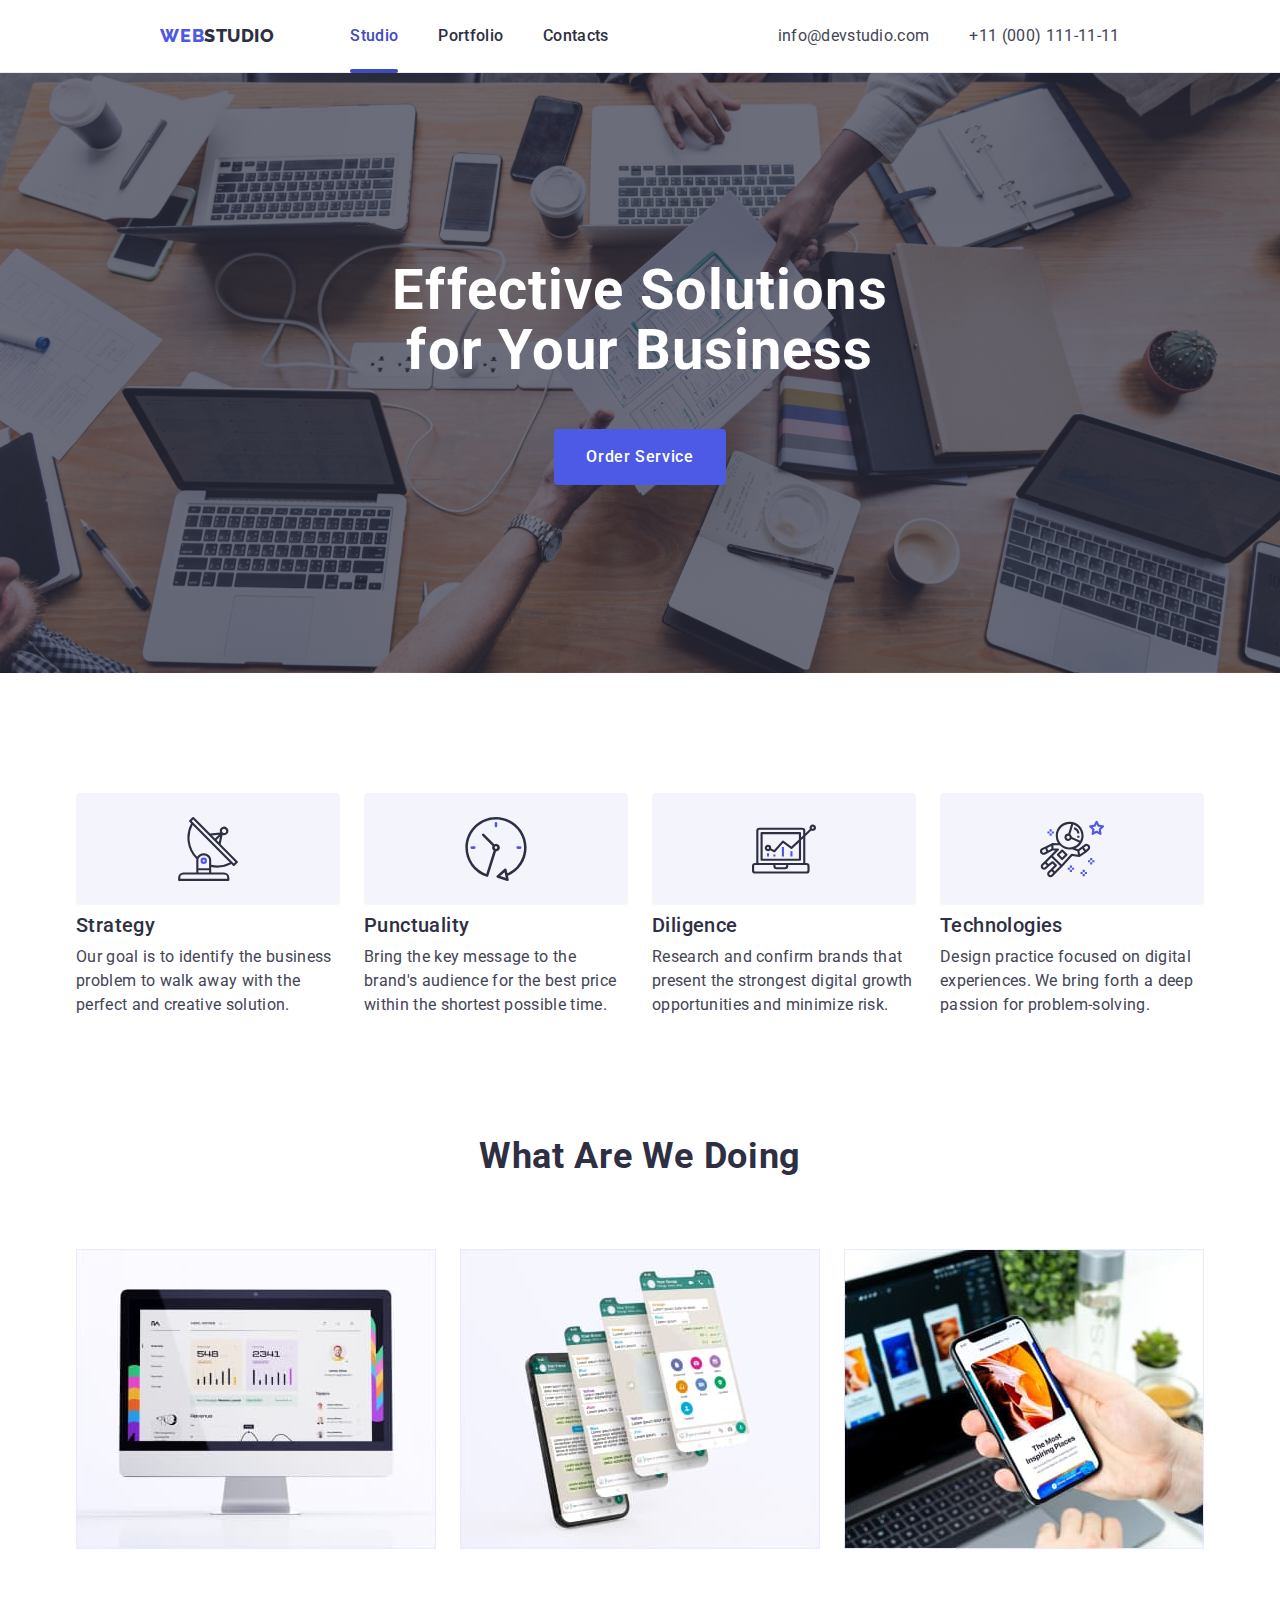
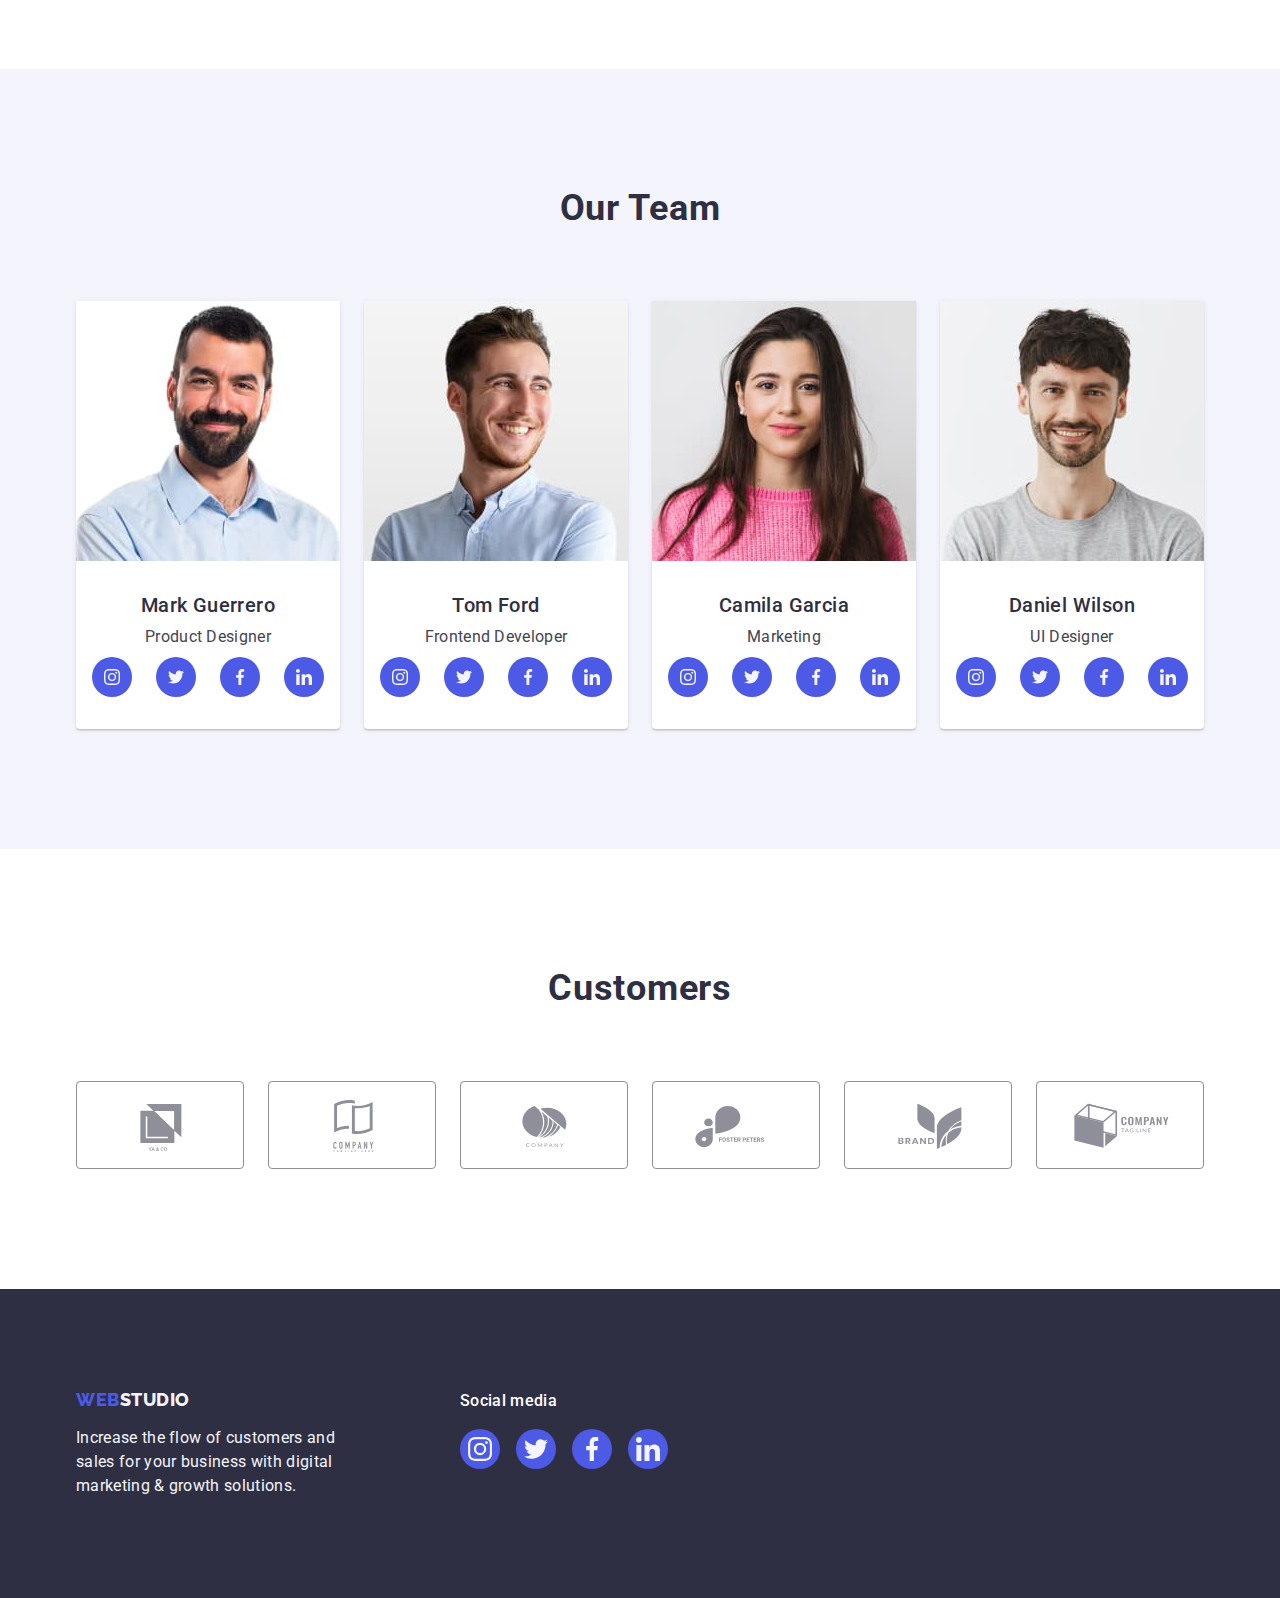
<file: index.html>
<!DOCTYPE html>
<html lang="en">
  <head>
    <meta charset="UTF-8" />
    <meta http-equiv="X-UA-Compatible" content="IE=edge" />
    <meta name="viewport" content="width=device-width, initial-scale=1.0" />
    <link
      href="https://cdnjs.cloudflare.com/ajax/libs/modern-normalize/1.0.0/modern-normalize.min.css"
      rel="stylesheet"
    />
    <link rel="stylesheet" href="./css/style.css" type="text/css" />
    <link rel="preconnect" href="https://fonts.googleapis.com" />
    <link rel="preconnect" href="https://fonts.gstatic.com" crossorigin />
    <link
      href="https://fonts.googleapis.com/css2?family=Raleway:wght@800&family=Roboto:wght@400;500;700;900&display=swap"
      rel="stylesheet"
    />
    <link rel="shortcut icon" href="images/favicon.ico" />
    <title>WebStudio</title>
  </head>
  <body>
    <header class="body-header">
      <div class="header-container container">
        <nav class="header-navigation">
          <a href="./index.html" class="logo link"
            >Web<span class="logo-studio">Studio</span></a
          >

          <ul class="header-list list">
            <li>
              <a href="./index.html" class="list-link link current">Studio</a>
            </li>
            <li>
              <a href="./portfolio.html" class="list-link link">Portfolio</a>
            </li>
            <li>
              <a href="" class="list-link link">Contacts</a>
            </li>
          </ul>
        </nav>
        <address class="address">
          <ul class="address-list list">
            <li class="address-links">
              <a href="mailto:info@devstudio.com" class="contact link"
                >info@devstudio.com</a
              >
            </li>
            <li class="address-links">
              <a href="tel:+110001111111" class="contact link"
                >+11 (000) 111-11-11</a
              >
            </li>
          </ul>
        </address>
      </div>
    </header>
    <main>
      <section class="hero-image">
        <div class="hero-image-container container">
          <h1 class="title-header">Effective Solutions for Your Business</h1>
          <button type="button" class="button-service" data-modal-open>
            Order Service
          </button>
        </div>
      </section>

      <section class="section-two">
        <div class="container">
          <h2 class="visually-hidden">Menu</h2>
          <ul class="section-two-list list">
            <li class="goals-list">
              <div class="container-svg">
                <svg width="64" height="64">
                  <use href="./images/icons.svg#icon-antenna"></use>
                </svg>
              </div>
              <h3 class="header-third goals-header">Strategy</h3>
              <p class="descrip">
                Our goal is to identify the business problem to walk away with
                the perfect and creative solution.
              </p>
            </li>
            <li class="goals-list">
              <div class="container-svg">
                <svg width="64" height="64">
                  <use href="./images/icons.svg#icon-clock"></use>
                </svg>
              </div>
              <h3 class="header-third goals-header">Punctuality</h3>
              <p class="descrip">
                Bring the key message to the brand's audience for the best price
                within the shortest possible time.
              </p>
            </li>
            <li class="goals-list">
              <div class="container-svg">
                <svg width="64" height="64">
                  <use href="./images/icons.svg#icon-diagram"></use>
                </svg>
              </div>
              <h3 class="header-third goals-header">Diligence</h3>
              <p class="descrip">
                Research and confirm brands that present the strongest digital
                growth opportunities and minimize risk.
              </p>
            </li>
            <li class="goals-list">
              <div class="container-svg">
                <svg width="64" height="64">
                  <use href="./images/icons.svg#icon-astronaut"></use>
                </svg>
              </div>
              <h3 class="header-third goals-header">Technologies</h3>
              <p class="descrip">
                Design practice focused on digital experiences. We bring forth a
                deep passion for problem-solving.
              </p>
            </li>
          </ul>
        </div>
      </section>

      <section class="section-third">
        <div class="container">
          <h2 class="header-second header-margin">What are we doing</h2>
          <ul class="list section-third-list">
            <li class="section-third-element">
              <img
                src="./images/computer.jpg"
                alt="computer"
                width="360"
                height="300"
              />
            </li>
            <li class="section-third-element">
              <img
                src="./images/screen.jpg"
                alt="screen"
                width="360"
                height="300"
              />
            </li>
            <li class="section-third-element">
              <img
                src="./images/phone.jpg"
                alt="phone"
                width="360"
                height="300"
              />
            </li>
          </ul>
        </div>
      </section>

      <section class="section-fourth">
        <div class="container">
          <h2 class="header-second header-margin">Our Team</h2>
          <ul class="list team-list">
            <li class="team">
              <img
                src="./images/markguerrero.jpg"
                alt="markguerrero"
                width="264"
                height="260"
              />
              <div class="member-description">
                <h3 class="header-third member-name">Mark Guerrero</h3>
                <p class="descrip member-role">Product Designer</p>
                <ul class="list social-list">
                  <li class="social-element">
                    <a href="index.html" class="member-social-link">
                      <svg width="16" height="16" class="icon-svg">
                        <use href="./images/icons.svg#icon-instagram"></use>
                      </svg>
                    </a>
                  </li>
                  <li class="social-element">
                    <a href="index.html" class="member-social-link">
                      <svg width="16" height="16" class="icon-svg">
                        <use href="./images/icons.svg#icon-twitter"></use>
                      </svg>
                    </a>
                  </li>
                  <li class="social-element">
                    <a href="index.html" class="member-social-link">
                      <svg width="16" height="16" class="icon-svg">
                        <use href="./images/icons.svg#icon-facebook"></use>
                      </svg>
                    </a>
                  </li>
                  <li class="social-element">
                    <a href="index.html" class="member-social-link">
                      <svg width="16" height="16" class="icon-svg">
                        <use href="./images/icons.svg#icon-linkedin"></use>
                      </svg>
                    </a>
                  </li>
                </ul>
              </div>
            </li>

            <li class="team">
              <img
                src="./images/tomford.jpg"
                alt="tomford"
                width="264"
                height="260"
              />
              <div class="member-description">
                <h3 class="header-third member-name">Tom Ford</h3>
                <p class="descrip member-role">Frontend Developer</p>
                <ul class="list social-list">
                  <li class="social-element">
                    <a href="index.html" class="member-social-link">
                      <svg width="16" height="16" class="icon-svg">
                        <use href="./images/icons.svg#icon-instagram"></use>
                      </svg>
                    </a>
                  </li>
                  <li class="social-element">
                    <a href="index.html" class="member-social-link">
                      <svg width="16" height="16" class="icon-svg">
                        <use href="./images/icons.svg#icon-twitter"></use>
                      </svg>
                    </a>
                  </li>
                  <li class="social-element">
                    <a href="index.html" class="member-social-link">
                      <svg width="16" height="16" class="icon-svg">
                        <use href="./images/icons.svg#icon-facebook"></use>
                      </svg>
                    </a>
                  </li>
                  <li class="social-element">
                    <a href="index.html" class="member-social-link">
                      <svg width="16" height="16" class="icon-svg">
                        <use href="./images/icons.svg#icon-linkedin"></use>
                      </svg>
                    </a>
                  </li>
                </ul>
              </div>
            </li>

            <li class="team">
              <img
                src="./images/camilagarcia.jpg"
                alt="camilagarcia"
                width="264"
                height="260"
              />
              <div class="member-description">
                <h3 class="header-third member-name">Camila Garcia</h3>
                <p class="descrip member-role">Marketing</p>
                <ul class="list social-list">
                  <li class="social-element">
                    <a href="index.html" class="member-social-link">
                      <svg width="16" height="16" class="icon-svg">
                        <use href="./images/icons.svg#icon-instagram"></use>
                      </svg>
                    </a>
                  </li>
                  <li class="social-element">
                    <a href="index.html" class="member-social-link">
                      <svg width="16" height="16" class="icon-svg">
                        <use href="./images/icons.svg#icon-twitter"></use>
                      </svg>
                    </a>
                  </li>
                  <li class="social-element">
                    <a href="index.html" class="member-social-link">
                      <svg width="16" height="16" class="icon-svg">
                        <use href="./images/icons.svg#icon-facebook"></use>
                      </svg>
                    </a>
                  </li>
                  <li class="social-element">
                    <a href="index.html" class="member-social-link">
                      <svg width="16" height="16" class="icon-svg">
                        <use href="./images/icons.svg#icon-linkedin"></use>
                      </svg>
                    </a>
                  </li>
                </ul>
              </div>
            </li>

            <li class="team">
              <img
                src="./images/danielwilson.jpg"
                alt="danielwilson"
                width="264"
                height="260"
              />
              <div class="member-description">
                <h3 class="header-third member-name">Daniel Wilson</h3>
                <p class="descrip member-role">UI Designer</p>
                <ul class="list social-list">
                  <li class="social-element">
                    <a href="index.html" class="member-social-link">
                      <svg width="16" height="16" class="icon-svg">
                        <use href="./images/icons.svg#icon-instagram"></use>
                      </svg>
                    </a>
                  </li>
                  <li class="social-element">
                    <a href="index.html" class="member-social-link">
                      <svg width="16" height="16" class="icon-svg">
                        <use href="./images/icons.svg#icon-twitter"></use>
                      </svg>
                    </a>
                  </li>
                  <li class="social-element">
                    <a href="index.html" class="member-social-link">
                      <svg width="16" height="16" class="icon-svg">
                        <use href="./images/icons.svg#icon-facebook"></use>
                      </svg>
                    </a>
                  </li>
                  <li class="social-element">
                    <a href="index.html" class="member-social-link">
                      <svg width="16" height="16" class="icon-svg">
                        <use href="./images/icons.svg#icon-linkedin"></use>
                      </svg>
                    </a>
                  </li>
                </ul>
              </div>
            </li>
          </ul>
        </div>
      </section>

      <section class="section-five">
        <div class="container">
          <h2 class="header-second header-margin">Customers</h2>
          <ul class="list company-list">
            <li class="company-element">
              <a href="index.html" class="company-link">
                <svg width="104" height="56" class="icon-company">
                  <use href="./images/icons.svg#icon-logo"></use>
                </svg>
              </a>
            </li>
            <li class="company-element">
              <a href="index.html" class="company-link">
                <svg width="104" height="56" class="icon-company">
                  <use href="./images/icons.svg#icon-logo-1"></use>
                </svg>
              </a>
            </li>
            <li class="company-element">
              <a href="index.html" class="company-link">
                <svg width="104" height="56" class="icon-company">
                  <use href="./images/icons.svg#icon-logo-2"></use>
                </svg>
              </a>
            </li>
            <li class="company-element">
              <a href="index.html" class="company-link">
                <svg width="104" height="56" class="icon-company">
                  <use href="./images/icons.svg#icon-logo-3"></use>
                </svg>
              </a>
            </li>
            <li class="company-element">
              <a href="index.html" class="company-link">
                <svg width="104" height="56" class="icon-company">
                  <use href="./images/icons.svg#icon-logo-4"></use>
                </svg>
              </a>
            </li>
            <li class="company-element">
              <a href="index.html" class="company-link">
                <svg width="104" height="56" class="icon-company">
                  <use href="./images/icons.svg#icon-logo-5"></use>
                </svg>
              </a>
            </li>
          </ul>
        </div>
      </section>
    </main>

    <footer class="footer-section">
      <div class="container footer-div">
        <div class="logo-container">
          <a href="./index.html" class="logo link footer-logo-link"
            >Web<span class="footer-logo-studio">Studio</span></a
          >
          <p class="footer-descrip">
            Increase the flow of customers and sales for your business with
            digital marketing & growth solutions.
          </p>
        </div>
        <div>
          <p class="p-social">Social media</p>
          <ul class="footer-social-list">
            <li class="social-element">
              <a class="social-link" href="index.html"
                ><svg width="24" height="24" class="icon-svg">
                  <use href="./images/icons.svg#icon-instagram"></use>
                </svg>
              </a>
            </li>
            <li class="social-element">
              <a class="social-link" href="index.html"
                ><svg width="24" height="24" class="icon-svg">
                  <use href="./images/icons.svg#icon-twitter"></use>
                </svg>
              </a>
            </li>
            <li class="social-element">
              <a class="social-link" href="index.html"
                ><svg width="24" height="24" class="icon-svg">
                  <use href="./images/icons.svg#icon-facebook"></use>
                </svg>
              </a>
            </li>
            <li class="social-element">
              <a class="social-link" href="index.html"
                ><svg width="24" height="24" class="icon-svg">
                  <use href="./images/icons.svg#icon-linkedin"></use>
                </svg>
              </a>
            </li>
          </ul>
        </div>
      </div>
    </footer>
    <div class="back-drop is-hidden" data-modal>
      <div class="modal-box">
        <button type="button" class="close-button" data-modal-close>
          <svg width="8" height="8" class="colorfill">
            <use href="./images/icons.svg#icon-close-black"></use>
          </svg>
        </button>
      </div>
    </div>
    <script src="./js/modal.js"></script>
  </body>
</html>
</file>
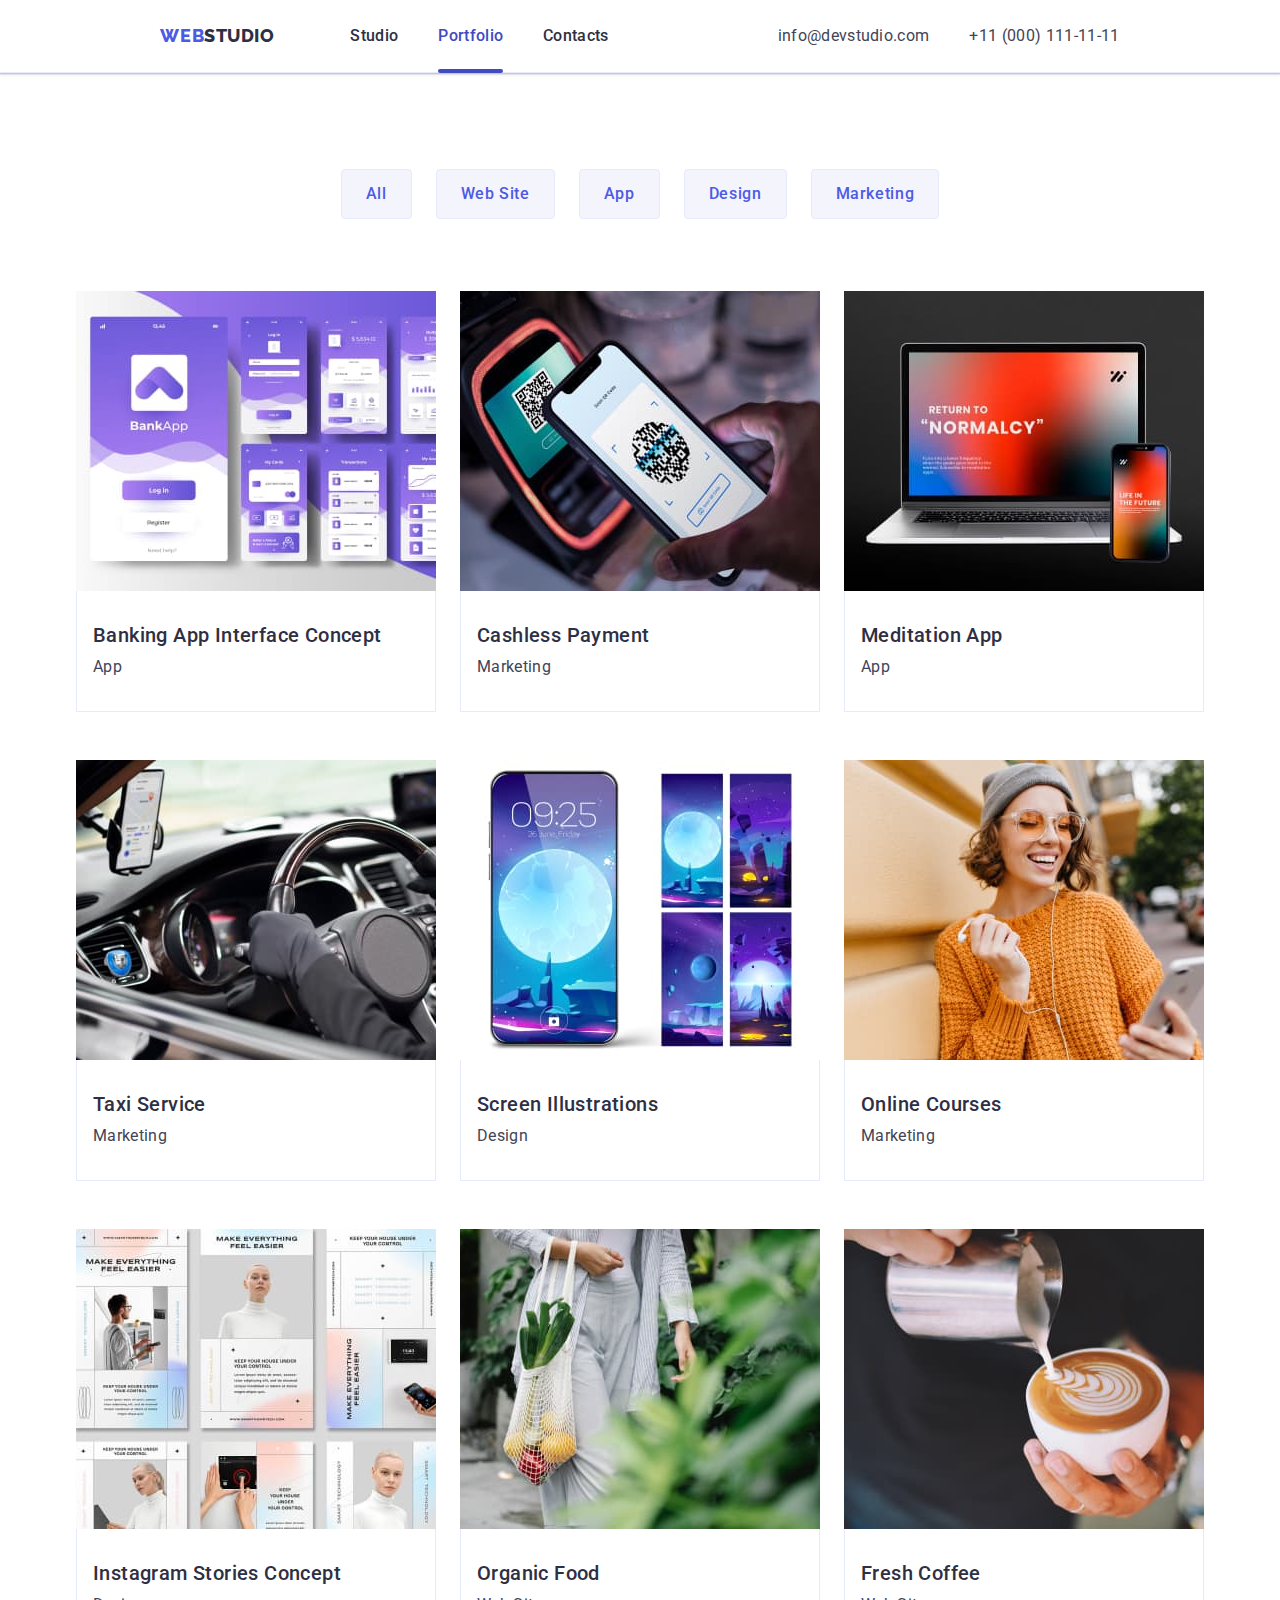
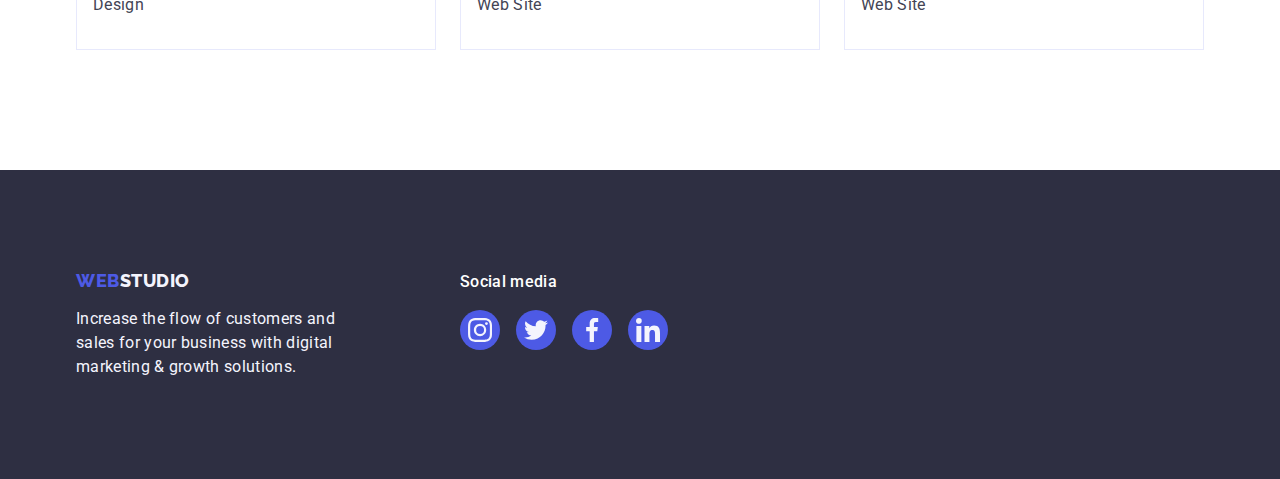
<file: portfolio.html>
<!DOCTYPE html>
<html lang="en">
  <head>
    <meta charset="UTF-8" />
    <meta http-equiv="X-UA-Compatible" content="IE=edge" />
    <meta name="viewport" content="width=device-width, initial-scale=1.0" />
    <link
      href="https://cdnjs.cloudflare.com/ajax/libs/modern-normalize/1.0.0/modern-normalize.min.css"
      rel="stylesheet"
    />
    <link rel="stylesheet" href="./css/style.css" type="text/css" />
    <link rel="preconnect" href="https://fonts.googleapis.com" />
    <link rel="preconnect" href="https://fonts.gstatic.com" crossorigin />
    <link
      href="https://fonts.googleapis.com/css2?family=Raleway:wght@800&family=Roboto:wght@400;500;700;900&display=swap"
      rel="stylesheet"
    />
    <link rel="shortcut icon" href="images/favicon.ico" />
    <title>Portfolio</title>
  </head>
  <body>
    <header class="body-header">
      <div class="header-container container">
        <nav class="header-navigation">
          <a href="./index.html" class="logo link"
            >Web<span class="logo-studio">Studio</span></a
          >

          <ul class="header-list list">
            <li>
              <a href="./index.html" class="list-link link">Studio</a>
            </li>
            <li>
              <a href="./portfolio.html" class="list-link link current"
                >Portfolio</a
              >
            </li>
            <li>
              <a href="" class="list-link link">Contacts</a>
            </li>
          </ul>
        </nav>
        <address class="address">
          <ul class="address-list list">
            <li class="address-links">
              <a href="mailto:info@devstudio.com" class="contact link"
                >info@devstudio.com</a
              >
            </li>
            <li class="address-links">
              <a href="tel:+110001111111" class="contact link"
                >+11 (000) 111-11-11</a
              >
            </li>
          </ul>
        </address>
      </div>
    </header>
    <main>
      <section class="section-container">
        <div class="container">
          <h1 class="visually-hidden">Portfolio</h1>
          <ul class="list filter-list">
            <li>
              <button type="button" class="filter-button">All</button>
            </li>
            <li>
              <button type="button" class="filter-button">Web Site</button>
            </li>
            <li>
              <button type="button" class="filter-button">App</button>
            </li>
            <li>
              <button type="button" class="filter-button">Design</button>
            </li>
            <li>
              <button type="button" class="filter-button">Marketing</button>
            </li>
          </ul>

          <ul class="list image-list">
            <li class="image-position">
              <a class="link shadow-list" href="./portfolio.html">
                <div class="overlay">
                  <img
                    src="./images/portfolio/bankapp.jpg"
                    alt="Banking App Interface Concept"
                    width="360"
                  />
                  <p class="img-text">
                    14 Stylish and User-Friendly App Design Concepts · Task
                    Manager App · Calorie Tracker App · Exotic Fruit Ecommerce
                    App · Cloud Storage App
                  </p>
                </div>
                <div class="image-description">
                  <h2 class="header-second-portfolio">
                    Banking App Interface Concept
                  </h2>
                  <p class="descrip">App</p>
                </div>
              </a>
            </li>
            <li class="image-position">
              <a class="link shadow-list" href="./portfolio.html">
                <div class="overlay">
                  <img
                    src="./images/portfolio/payment.jpg"
                    alt="Cashless Payment"
                    width="360"
                  />
                  <p class="img-text">
                    14 Stylish and User-Friendly App Design Concepts · Task
                    Manager App · Calorie Tracker App · Exotic Fruit Ecommerce
                    App · Cloud Storage App
                  </p>
                </div>

                <div class="image-description">
                  <h2 class="header-second-portfolio">Cashless Payment</h2>
                  <p class="descrip">Marketing</p>
                </div>
              </a>
            </li>
            <li class="image-position">
              <a class="link shadow-list" href="./portfolio.html">
                <div class="overlay">
                  <img
                    src="./images/portfolio/laptop.jpg"
                    alt="Meditation App"
                    width="360"
                  />
                  <p class="img-text">
                    14 Stylish and User-Friendly App Design Concepts · Task
                    Manager App · Calorie Tracker App · Exotic Fruit Ecommerce
                    App · Cloud Storage App
                  </p>
                </div>

                <div class="image-description">
                  <h2 class="header-second-portfolio">Meditation App</h2>
                  <p class="descrip">App</p>
                </div>
              </a>
            </li>
            <li class="image-position">
              <a class="link shadow-list" href="./portfolio.html">
                <div class="overlay">
                  <img
                    src="./images/portfolio/taxi.jpg"
                    alt="Taxi Service"
                    width="360"
                  />
                  <p class="img-text">
                    14 Stylish and User-Friendly App Design Concepts · Task
                    Manager App · Calorie Tracker App · Exotic Fruit Ecommerce
                    App · Cloud Storage App
                  </p>
                </div>

                <div class="image-description">
                  <h2 class="header-second-portfolio">Taxi Service</h2>
                  <p class="descrip">Marketing</p>
                </div>
              </a>
            </li>
            <li class="image-position">
              <a class="link shadow-list" href="./portfolio.html">
                <div class="overlay">
                  <img
                    src="./images/portfolio/ilustrations.jpg"
                    alt="Screen Illustrations"
                    width="360"
                  />
                  <p class="img-text">
                    14 Stylish and User-Friendly App Design Concepts · Task
                    Manager App · Calorie Tracker App · Exotic Fruit Ecommerce
                    App · Cloud Storage App
                  </p>
                </div>
                <div class="image-description">
                  <h2 class="header-second-portfolio">Screen Illustrations</h2>
                  <p class="descrip">Design</p>
                </div>
              </a>
            </li>
            <li class="image-position">
              <a class="link shadow-list" href="./portfolio.html"
                ><div class="overlay">
                  <img
                    src="./images/portfolio/courses.jpg"
                    alt="Online Courses"
                    width="360"
                  />
                  <p class="img-text">
                    14 Stylish and User-Friendly App Design Concepts · Task
                    Manager App · Calorie Tracker App · Exotic Fruit Ecommerce
                    App · Cloud Storage App
                  </p>
                </div>

                <div class="image-description">
                  <h2 class="header-second-portfolio">Online Courses</h2>
                  <p class="descrip">Marketing</p>
                </div>
              </a>
            </li>
            <li class="image-position">
              <a class="link shadow-list" href="./portfolio.html">
                <div class="overlay">
                  <img
                    src="./images/portfolio/stories.jpg"
                    alt="Instagram Stories Concept"
                    width="360"
                  />
                  <p class="img-text">
                    14 Stylish and User-Friendly App Design Concepts · Task
                    Manager App · Calorie Tracker App · Exotic Fruit Ecommerce
                    App · Cloud Storage App
                  </p>
                </div>
                <div class="image-description">
                  <h2 class="header-second-portfolio">
                    Instagram Stories Concept
                  </h2>
                  <p class="descrip">Design</p>
                </div>
              </a>
            </li>
            <li class="image-position">
              <a class="link shadow-list" href="./portfolio.html">
                <div class="overlay">
                  <img
                    src="./images/portfolio/food.jpg"
                    alt="Organic Food"
                    width="360"
                  />
                  <p class="img-text">
                    14 Stylish and User-Friendly App Design Concepts · Task
                    Manager App · Calorie Tracker App · Exotic Fruit Ecommerce
                    App · Cloud Storage App
                  </p>
                </div>
                <div class="image-description">
                  <h2 class="header-second-portfolio">Organic Food</h2>
                  <p class="descrip">Web Site</p>
                </div>
              </a>
            </li>
            <li class="image-position">
              <a class="link shadow-list" href="./portfolio.html">
                <div class="overlay">
                  <img
                    src="./images/portfolio/cafe.jpg"
                    alt="Fresh Coffee"
                    width="360"
                  />
                  <p class="img-text">
                    14 Stylish and User-Friendly App Design Concepts · Task
                    Manager App · Calorie Tracker App · Exotic Fruit Ecommerce
                    App · Cloud Storage App
                  </p>
                </div>
                <div class="image-description">
                  <h2 class="header-second-portfolio">Fresh Coffee</h2>
                  <p class="descrip">Web Site</p>
                </div>
              </a>
            </li>
          </ul>
        </div>
      </section>
    </main>

    <footer class="footer-section">
      <div class="container footer-div">
        <div class="logo-container">
          <a href="./index.html" class="logo link footer-logo-link"
            >Web<span class="footer-logo-studio">Studio</span></a
          >
          <p class="footer-descrip">
            Increase the flow of customers and sales for your business with
            digital marketing & growth solutions.
          </p>
        </div>
        <div>
          <p class="p-social">Social media</p>
          <ul class="footer-social-list">
            <li class="social-element">
              <a class="social-link" href="index.html"
                ><svg width="24" height="24" class="icon-svg">
                  <use href="./images/icons.svg#icon-instagram"></use>
                </svg>
              </a>
            </li>
            <li class="social-element">
              <a class="social-link" href="index.html"
                ><svg width="24" height="24" class="icon-svg">
                  <use href="./images/icons.svg#icon-twitter"></use>
                </svg>
              </a>
            </li>
            <li class="social-element">
              <a class="social-link" href="index.html"
                ><svg width="24" height="24" class="icon-svg">
                  <use href="./images/icons.svg#icon-facebook"></use>
                </svg>
              </a>
            </li>
            <li class="social-element">
              <a class="social-link" href="index.html"
                ><svg width="24" height="24" class="icon-svg">
                  <use href="./images/icons.svg#icon-linkedin"></use>
                </svg>
              </a>
            </li>
          </ul>
        </div>
      </div>
    </footer>
    <div class="back-drop is-hidden" data-modal>
      <div class="modal-box">
        <button type="button" class="close-button" data-modal-close>
          <svg width="8" height="8" class="colorfill">
            <use href="./images/icons.svg#icon-close-black"></use>
          </svg>
        </button>
      </div>
    </div>
    <script src="./js/modal.js"></script>
  </body>
</html>
</file>
<file: css/style.css>
:root {
  --IRIS: #4d5ae5;
  --OCEAN: #404bbf;
  --NAVY-BLUE: #2e2f42;
  --GREEN: #31d0aa;
  --SLATE: #434455;
  --LIGHT-SLATE: #8e8f99;
  --CORNFLOWER: #e7e9fc;
  --CLOUD: #f4f4fd;
  --NAVY-BLUE-MODAL: #2e2f4266;
  --GREY: #2e2f42b2;
  --WHITE: #fff;
  --DAIRY: #fcfcfc;
}

* {
  margin: 0;
  padding: 0;
}

.visually-hidden {
  position: absolute;
  width: 1px;
  height: 1px;
  margin: -1px;
  border: 0;
  padding: 0;
  white-space: nowrap;
  clip-path: inset(100%);
  clip: rect(0 0 0 0);
  overflow: hidden;
}
img {
  display: block;
  max-width: 100%;
  height: auto;
}
button {
  cursor: pointer;
  border: none;
  border-radius: 4px;
}
ul,
ol {
  list-style: none;
  margin: 0;
  padding-left: 0;
}
body {
  margin: 0;
  color: var(--SLATE);
  font-family: 'Roboto', sans-serif;
  font-size: 16px;
  font-style: normal;
  font-weight: 400;
  line-height: 1.5;
  letter-spacing: 0.02em;
  background-color: var(--WHITE);
}
.container {
  max-width: 1158px;
  padding: 0 15px;
  margin: 0 auto;
}

/* -------HEADER------- */

.body-header {
  background-color: var(--WHITE);
  border-bottom: 1px solid var(--CORNFLOWER, #e7e9fc);
  box-shadow: 0px 1px 6px 0px rgba(46, 47, 66, 0.08),
    0px 1px 1px 0px rgba(46, 47, 66, 0.16),
    0px 2px 1px 0px rgba(46, 47, 66, 0.08);
}
.header-container {
  display: flex;
  justify-content: space-around;
}
.header-navigation {
  display: flex;
  align-items: center;
}
.logo {
  font-family: 'Raleway', sans-serif;
  font-size: 18px;
  font-weight: 800;
  line-height: 1.17;
  letter-spacing: 0.03em;
  text-transform: uppercase;
  color: var(--IRIS);
  margin-right: 76px;
}
.logo-studio {
  color: var(--NAVY-BLUE);
}

.link {
  text-decoration: none;
}
.list {
  list-style: none;
}

.header-list {
  display: flex;
  gap: 40px;
}

.list-link {
  display: inline-block;
  font-weight: 500;
  color: var(--NAVY-BLUE);
  padding: 24px 0;
  transition: color 250ms cubic-bezier(0.4, 0, 0.2, 1);
}

.list-link:hover,
.list-link:focus {
  color: var(--OCEAN);
}

.current {
  color: var(--OCEAN);
  position: relative;
}

.current::after {
  content: '';
  position: absolute;
  left: 0;
  bottom: -1px;
  height: 4px;
  width: 100%;
  background-color: var(--OCEAN);
  border-radius: 2px;
}

.address {
  font-style: normal;
  display: flex;
  align-items: center;
}
.address-list {
  display: flex;
  gap: 40px;
}
.address-links {
  padding: 24px 0;
}
.contact {
  font-size: 16px;
  line-height: 1.5;
  letter-spacing: 0.02em;
  color: var(--SLATE);
  transition: color 250ms cubic-bezier(0.4, 0, 0.2, 1);
}
.contact:hover,
.contact:focus {
  color: var(--OCEAN);
}

/*  ---------HERO SECTION------- */

.hero-image {
  padding: 188px 0;
  max-width: 1440px;
  margin: auto;
  background: linear-gradient(rgba(46, 47, 66, 0.7), rgba(46, 47, 66, 0.7)),
    url('../images/people-office.jpg');
  background-repeat: no-repeat;
  background-position: center;
  background-size: cover;
}

.hero-image-container {
  display: flex;
  justify-content: center;
  align-items: center;
  flex-direction: column;
}
.title-header {
  font-size: 56px;
  line-height: 1.07;
  text-align: center;
  letter-spacing: 0.02em;
  color: var(--WHITE);
  max-width: 496px;
}
.button-service {
  background-color: var(--IRIS);
  font-family: 'Roboto', sans-serif;
  font-weight: 500;
  font-size: 16px;
  line-height: 1.5;
  letter-spacing: 0.04em;
  color: var(--WHITE);
  border-radius: 4px;
  min-width: 169px;
  height: 56px;
  border: none;
  cursor: pointer;
  padding: 16px 32px;
  margin-top: 48px;
  transition: background-color 250ms cubic-bezier(0.4, 0, 0.2, 1);
}
.button-service:hover,
.button-service:focus {
  background-color: var(--OCEAN);
}
/*  ---------HEADERS CONFIG + DESC ------- */

.header-margin {
  margin-bottom: 72px;
}
.header-second {
  font-size: 36px;
  line-height: 1.11;
  text-align: center;
  letter-spacing: 0.02em;
  text-transform: capitalize;
  color: var(--NAVY-BLUE);
}
.header-third {
  font-weight: 500;
  font-size: 20px;
  line-height: 1.2;
  letter-spacing: 0.02em;
  color: var(--NAVY-BLUE);
}
.descrip {
  font-size: 16px;
  line-height: 1.5;
  letter-spacing: 0.02em;
  color: var(--SLATE);
}

/*  ---------SECTION TWO------- */

.section-two {
  padding: 120px 0;
}
.section-two-list {
  display: flex;
  gap: 24px;
}
.goals-list {
  width: calc((100% - 72px) / 4);
}
.container-svg {
  border-radius: 4px;
  background: var(--CLOUD, #f4f4fd);
  display: flex;
  justify-content: center;
  align-items: center;
  padding: 24px 0;
  margin-bottom: 8px;
}
.goals-header {
  margin-bottom: 8px;
}

/*  ---------SECTION THIRD------- */

.section-third {
  padding-bottom: 120px;
}
.section-third-list {
  display: flex;
  gap: 24px;
}
.section-third-element {
  width: calc((100% - 48px) / 3);
}

/*  ---------SECTION FOURTH------- */

.section-fourth {
  background-color: var(--CLOUD);
  padding: 120px 0;
}

.team-list {
  display: flex;
  gap: 24px;
}
.team {
  border-radius: 0px 0px 4px 4px;
  background: var(--WHITE, #fff);
  box-shadow: 0px 2px 1px 0px rgba(46, 47, 66, 0.08),
    0px 1px 1px 0px rgba(46, 47, 66, 0.16),
    0px 1px 6px 0px rgba(46, 47, 66, 0.08);
}
.member-description {
  padding: 32px 0px;
}
.member-name {
  text-align: center;
  margin-bottom: 8px;
}
.member-role {
  text-align: center;
  margin-bottom: 8px;
}

.social-list {
  display: flex;
  justify-content: center;
  align-items: center;
  gap: 24px;
}
.social-element {
  width: 40px;
  height: 40px;
}
.member-social-link {
  width: 100%;
  height: 100%;
  background-color: var(--IRIS, #4d5ae5);
  border-radius: 50%;
  display: flex;
  justify-content: center;
  align-items: center;
  transition: background-color 250ms cubic-bezier(0.4, 0, 0.2, 1);
}
.member-social-link:hover,
.member-social-link:focus {
  background-color: var(--OCEAN, #404bbf);
}

/*  ---------SECTION FIVE------- */

.section-five {
  padding: 120px 0;
}
.company-list {
  display: flex;
  gap: 24px;
}
.company-element {
  height: 88px;
  width: 100%;
}
.company-link {
  width: 100%;
  height: 100%;
  border-radius: 4px;
  border: 1px solid var(--LIGHT-SLATE, #8e8f99);
  display: flex;
  justify-content: center;
  align-items: center;
  color: var(--LIGHT-SLATE, #8e8f99);
  transition: color 250ms cubic-bezier(0.4, 0, 0.2, 1),
    border-color 250ms cubic-bezier(0.4, 0, 0.2, 1);
}
.company-link:hover,
.company-link:focus {
  color: var(--OCEAN, #404bbf);
  border-color: var(--OCEAN, #404bbf);
}
.icon-company {
  fill: currentColor;
}

/*  ---------FOOTER------- */

.footer-section {
  background-color: var(--NAVY-BLUE);
  padding: 100px 0;
}
.footer-div {
  display: flex;
  align-items: baseline;
}
.logo-container {
  margin-right: 120px;
}
.footer-logo-link {
  display: inline-block;
  margin-bottom: 16px;
}
.footer-logo-studio {
  color: var(--CLOUD);
}
.footer-descrip {
  max-width: 264px;
  color: var(--CLOUD);
}
.p-social {
  color: var(--WHITE, #fff);
  margin-bottom: 16px;
  font-weight: 500;
}
.footer-social-list {
  display: flex;
  gap: 16px;
}

.icon-svg {
  fill: var(--CLOUD, #f4f4fd);
}
.social-link {
  width: 100%;
  height: 100%;
  background-color: var(--IRIS, #4d5ae5);
  border-radius: 50%;
  display: flex;
  align-items: center;
  justify-content: center;
  transition: background-color 250ms cubic-bezier(0.4, 0, 0.2, 1);
}
.social-link:hover,
.social-link:focus {
  background-color: var(--GREEN, #31d0aa);
}

/*------------ Modal BOX ------------*/

.back-drop {
  position: fixed;
  top: 0;
  left: 0;
  width: 100%;
  height: 100%;
  background-color: rgba(46, 47, 66, 0.4);
  transition: opacity 250ms cubic-bezier(0.4, 0, 0.2, 1),
    visibility 250ms cubic-bezier(0.4, 0, 0.2, 1);
}
.modal-box {
  position: absolute;
  top: 50%;
  left: 50%;
  transform: translate(-50%, -50%) scale(1);
  width: 408px;
  min-height: 584px;
  background-color: var(--DAIRY);
  box-shadow: 0px 1px 1px rgba(0, 0, 0, 0.14), 0px 1px 3px rgba(0, 0, 0, 0.12),
    0px 2px 1px rgba(0, 0, 0, 0.2);
  border-radius: 4px;
  transition: transform 250ms cubic-bezier(0.4, 0, 0.2, 1);
}
.close-button {
  position: absolute;
  top: 24px;
  right: 24px;
  width: 24px;
  height: 24px;
  border-radius: 50%;
  display: flex;
  align-items: center;
  justify-content: center;
  background-color: var(--CORNFLOWER);
  border: 1px solid rgba(0, 0, 0, 0.1);
  cursor: pointer;
  transition: background-color 250ms cubic-bezier(0.4, 0, 0.2, 1),
    border 250ms cubic-bezier(0.4, 0, 0.2, 1);
}
.close-button:hover,
.close-button:focus {
  border: none;
  background-color: var(--OCEAN);
  fill: var(--WHITE);
}
.colorfill {
  transition: fill 250ms cubic-bezier(0.4, 0, 0.2, 1);
}
.is-hidden {
  visibility: hidden;
  opacity: 0;
  pointer-events: none;
}
/*------------ Portfolio ------------*/
.section-container {
  padding-top: 96px;
  padding-bottom: 120px;
}
.filter-list {
  display: flex;
  justify-content: center;
  gap: 24px;
  margin-bottom: 72px;
}
.filter-button {
  transition: color 250ms cubic-bezier(0.4, 0, 0.2, 1),
    background-color 250ms cubic-bezier(0.4, 0, 0.2, 1),
    border-color 250ms cubic-bezier(0.4, 0, 0.2, 1),
    box-shadow 250ms cubic-bezier(0.4, 0, 0.2, 1);
  font-family: 'Roboto', sans-serif;
  font-weight: 500;
  font-size: 16px;
  line-height: 1.5;
  letter-spacing: 0.04em;
  color: var(--IRIS);
  background-color: var(--CLOUD);
  cursor: pointer;
  padding: 12px 24px;
  border-radius: 4px;
  border: 1px solid var(--CORNFLOWER, #e7e9fc);
}
.filter-button:hover,
.filter-button:focus {
  color: var(--WHITE);
  background-color: var(--OCEAN);
  border: 1px solid transparent;
  box-shadow: 0px 2px 2px 0px rgba(0, 0, 0, 0.12),
    0px 2px 1px 0px rgba(0, 0, 0, 0.08), 0px 3px 1px 0px rgba(0, 0, 0, 0.1);
}
.image-list {
  display: flex;
  flex-wrap: wrap;
  column-gap: 24px;
  row-gap: 48px;
}
.image-position {
  width: calc((100% - 48px) / 3);
}
.shadow-list {
  display: block;
  transition: box-shadow 250ms cubic-bezier(0.4, 0, 0.2, 1);
}
.shadow-list:hover,
.shadow-list:focus {
  box-shadow: 0px 1px 6px rgba(46, 47, 66, 0.08),
    0px 1px 1px rgba(46, 47, 66, 0.16), 0px 2px 1px rgba(46, 47, 66, 0.08);
}
.overlay {
  position: relative;
  overflow: hidden;
}
.img-text {
  padding: 40px 32px;
  position: absolute;
  top: 0;
  left: 0;
  width: 100%;
  height: 100%;
  background: var(--IRIS, #4d5ae5);
  color: var(--CLOUD, #f4f4fd);

  transform: translateY(100%);
  transition: transform 250ms cubic-bezier(0.4, 0, 0.2, 1);
}
.shadow-list:hover .img-text,
.shadow-list:focus .img-text {
  transform: translateY(0);
}
.image-description {
  padding: 32px 16px;
  border: 1px solid var(--CORNFLOWER);
  border-top: none;
  background-color: var(--WHITE);
}

.header-second-portfolio {
  font-weight: 500;
  font-size: 20px;
  line-height: 1.2;
  letter-spacing: 0.02em;
  color: var(--NAVY-BLUE);
  margin-bottom: 8px;
}
</file>
